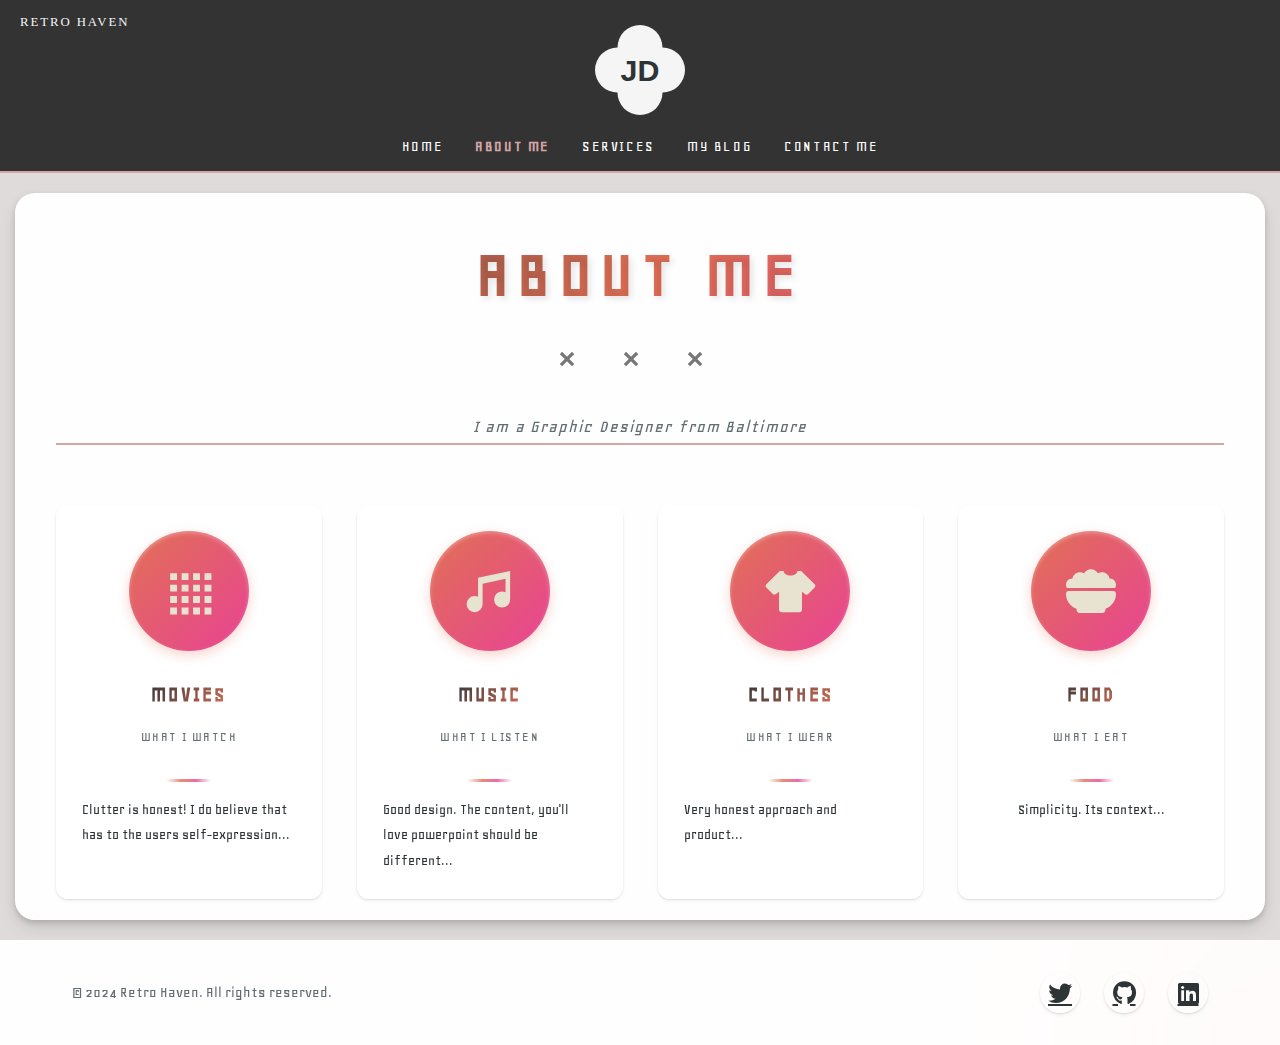
<file: about-me.html>
<!DOCTYPE html>
<html lang="en">
<head>
    <meta charset="UTF-8" />
    <meta name="viewport" content="width=device-width, initial-scale=1.0" />
    <title>About Me - Graphic Designer</title>
    <link href="https://fonts.googleapis.com/css2?family=Rubik&display=swap" rel="stylesheet">

    <link rel="preconnect" href="https://fonts.googleapis.com" />
    <link rel="preconnect" href="https://fonts.gstatic.com" crossorigin />
    
    <link rel="stylesheet" href="https://cdnjs.cloudflare.com/ajax/libs/font-awesome/5.15.4/css/all.min.css" integrity="sha512-1ycn6IcaQQ40/MKBW2W4Rhis/DbILU74C1vSrLJxCq57o941Ym01SwNsOMqvEBFlcgUa6xLiPY/NS5R+E6ztJQ==" crossorigin="anonymous" referrerpolicy="no-referrer" />
    <link href="https://fonts.googleapis.com/css2?family=Geo:ital@0;1&display=swap" rel="stylesheet" />
    <link href="https://fonts.googleapis.com/css2?family=Cutive+Mono&display=swap" rel="stylesheet">
    <link rel="stylesheet" href="style.css" />
    <link rel="stylesheet" href="about-me-style.css" /> </head>
<body>
    <header>
        <div class="retro-link">
            <a href="./index.html">Retro Haven</a>
        </div>
        <div class="nav-container">
            <div class="logo-container">
                <div class="quatrefoil">
                    <div class="quatrefoil-circle"></div>
                    <div class="quatrefoil-circle"></div>
                    <div class="quatrefoil-circle"></div>
                    <div class="quatrefoil-circle"></div>
                    <div class="logo-text">JD</div>
                </div>
            </div>

            <div class="nav-links">
                <a href="./index.html" class="nav-link home-link">Home</a>
                <a href="./about-me.html" class="nav-link about-link active">About Me</a>
                <a href="./services.html" class="nav-link">Services</a>
                <a href="./my-blog.html" class="nav-link">My Blog</a>
                <a href="./contact-me.html" class="nav-link">Contact Me</a>
            </div>
        </div>
    </header>

    <main class="page-content">
    <div class="container">
        <header class="header">
            
            <h1 class="title">About Me</h1>
            <div class="divider">× × ×</div>
            <p class="subtitle">I am a Graphic Designer from Baltimore</p>
        </header>

        <section class="interests-grid">
            <div class="interest-card">
                <div class="icon-container">
                     <svg class="icon" viewBox="0 0 24 24" aria-hidden="true"><path d="M4,4H7V7H4V4M9,4H12V7H9V4M14,4H17V7H14V4M19,4H22V7H19V4M4,9H7V12H4V9M9,9H12V12H9V9M14,9H17V12H14V9M19,9H22V12H19V9M4,14H7V17H4V14M9,14H12V17H9V14M14,14H17V17H14V14M19,14H22V17H19V14M4,19H7V22H4V19M9,19H12V22H9V19M14,19H17V22H14V19M19,19H22V22H19V19Z" /></svg>
                </div>
                <h2 class="interest-title">Movies</h2>
                <p class="interest-subtitle">What I Watch</p>
                <div class="divider-small"></div>
                <p class="interest-description">Clutter is honest! I do believe that has to the users self-expression...</p>
            </div>
            <div class="interest-card">
                <div class="icon-container">
                    <svg class="icon" viewBox="0 0 24 24" aria-hidden="true"><path d="M21,3V15.5A3.5,3.5 0 0,1 17.5,19A3.5,3.5 0 0,1 14,15.5A3.5,3.5 0 0,1 17.5,12C18.04,12 18.55,12.12 19,12.34V6.47L9,8.6V17.5A3.5,3.5 0 0,1 5.5,21A3.5,3.5 0 0,1 2,17.5A3.5,3.5 0 0,1 5.5,14C6.04,14 6.55,14.12 7,14.34V6L21,3Z" /></svg>
                </div>
                <h2 class="interest-title">Music</h2>
                <p class="interest-subtitle">What I Listen</p>
                <div class="divider-small"></div>
                <p class="interest-description">Good design. The content, you'll love powerpoint should be different...</p>
            </div>

            <div class="interest-card">
               <div class="icon-container">
                   <svg class="icon" viewBox="0 0 24 24" aria-hidden="true"><path d="M16,21H8A1,1 0 0,1 7,20V12.07L5.7,13.07C5.31,13.46 4.68,13.46 4.29,13.07L1.46,10.29C1.07,9.9 1.07,9.27 1.46,8.88L7.34,3H9C9,4.1 10.34,5 12,5C13.66,5 15,4.1 15,3H16.66L22.54,8.88C22.93,9.27 22.93,9.9 22.54,10.29L19.71,13.12C19.32,13.5 18.69,13.5 18.3,13.12L17,12.12V20A1,1 0 0,1 16,21" /></svg>
                </div>
                <h2 class="interest-title">Clothes</h2>
                <p class="interest-subtitle">What I Wear</p>
                <div class="divider-small"></div>
                <p class="interest-description">Very honest approach and product...</p>
            </div>

            <div class="interest-card">
                <div class="icon-container">
                    <svg xmlns="http://www.w3.org/2000/svg" viewBox="0 0 512 512" class="ai-style-change-1" width="50px" height="50px">
                        <path d="M0 192c0-35.3 28.7-64 64-64c.5 0 1.1 0 1.6 0C73 91.5 105.3 64 144 64c15 0 29 4.1 40.9 11.2C198.2 49.6 225.1 32 256 32s57.8 17.6 71.1 43.2C339 68.1 353 64 368 64c38.7 0 71 27.5 78.4 64c.5 0 1.1 0 1.6 0c35.3 0 64 28.7 64 64c0 11.7-3.1 22.6-8.6 32L8.6 224C3.1 214.6 0 203.7 0 192zm0 91.4C0 268.3 12.3 256 27.4 256l457.1 0c15.1 0 27.4 12.3 27.4 27.4c0 70.5-44.4 130.7-106.7 154.1L403.5 452c-2 16-15.6 28-31.8 28l-231.5 0c-16.1 0-29.8-12-31.8-28l-1.8-14.4C44.4 414.1 0 353.9 0 283.4z" class="ai-style-change-2" style="fill: rgb(232, 226, 209);"></path>
                      </svg>
                </div>
                <h2 class="interest-title">Food</h2>
                <p class="interest-subtitle">What I Eat</p>
                <div class="divider-small"></div>
                <p class="interest-description">Simplicity. Its context...</p>
            </section>
    </div>
</main>
<!-- Add this before closing body tag -->
<footer>
    <div class="footer-content">
        <p>&copy; 2024 Retro Haven. All rights reserved.</p>
        <div class="social-links">
            <a href="#"><i class="fab fa-twitter"></i></a>
            <a href="#"><i class="fab fa-github"></i></a>
            <a href="#"><i class="fab fa-linkedin"></i></a>
        </div>
    </div>
</footer>
<script src="script.js"></script>
</body>
</html>
</file>
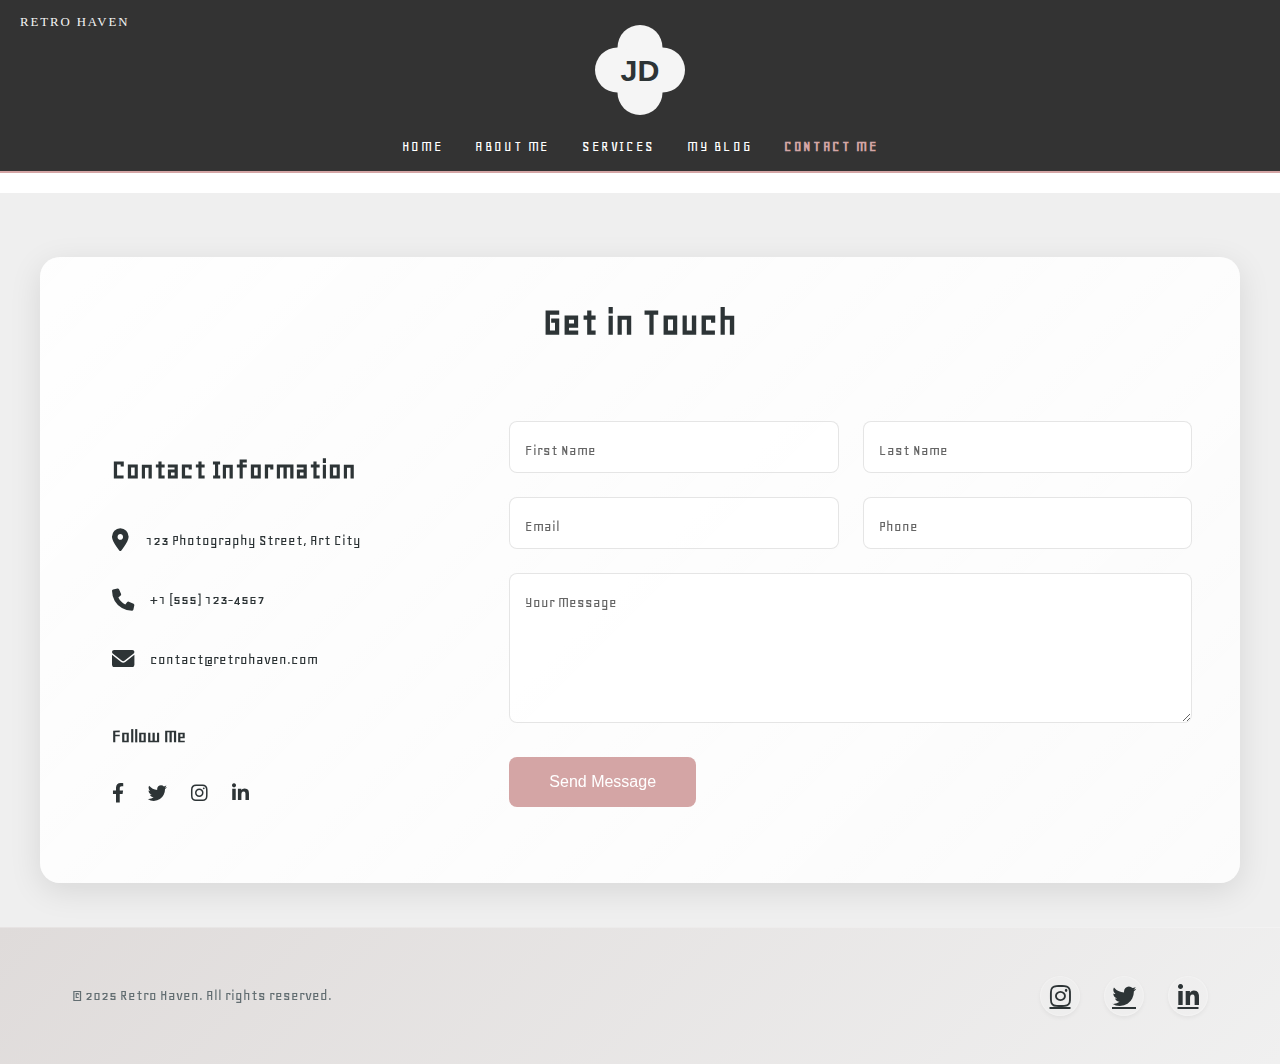
<file: contact-me.html>
<!DOCTYPE html>
<html lang="en">
<head>
    <meta charset="UTF-8" />
    <meta name="viewport" content="width=device-width, initial-scale=1.0" />
    <title>Contact Me</title>
    <link rel="stylesheet" href="style.css" />
    <link rel="stylesheet" href="contact-me-style.css" />
    <link rel="stylesheet" href="https://cdnjs.cloudflare.com/ajax/libs/font-awesome/6.0.0/css/all.min.css" />
</head>
<body>
    <header>
        <div class="retro-link">
            <a href="./index.html">Retro Haven</a>
        </div>
        <div class="nav-container">
            <div class="logo-container">
                <div class="quatrefoil">
                    <div class="quatrefoil-circle"></div>
                    <div class="quatrefoil-circle"></div>
                    <div class="quatrefoil-circle"></div>
                    <div class="quatrefoil-circle"></div>
                    <div class="logo-text">JD</div>
                </div>
            </div>

            <div class="nav-links">
                <a href="./index.html" class="nav-link home-link">Home</a>
                <a href="./about-me.html" class="nav-link about-link">About Me</a>
                <a href="./services.html" class="nav-link">Services</a>
                <a href="./my-blog.html" class="nav-link">My Blog</a>
                <a href="./contact-me.html" class="nav-link active">Contact Me</a>
            </div>
        </div>
    </header>

    <main class="page-content">
        <div class="contact-container">
            <h1 class="contact-title">Get in Touch</h1>
            
            <div class="contact-grid">
                <div class="contact-info">
                    <h2>Contact Information</h2>
                    <div class="info-items">
                        <div class="info-item">
                            <i class="fas fa-map-marker-alt"></i>
                            <p>123 Photography Street, Art City</p>
                        </div>
                        <div class="info-item">
                            <i class="fas fa-phone"></i>
                            <p>+1 (555) 123-4567</p>
                        </div>
                        <div class="info-item">
                            <i class="fas fa-envelope"></i>
                            <p>contact@retrohaven.com</p>
                        </div>
                    </div>
                    <div class="contact-social">
                        <h3>Follow Me</h3>
                        <div class="social-icons">
                            <a href="#"><i class="fab fa-facebook-f"></i></a>
                            <a href="#"><i class="fab fa-twitter"></i></a>
                            <a href="#"><i class="fab fa-instagram"></i></a>
                            <a href="#"><i class="fab fa-linkedin-in"></i></a>
                        </div>
                    </div>
                </div>
                <div class="contact-form-container">
                    <form class="contact-form">
                        <div class="form-row">
                            <div class="form-group">
                                <input type="text" id="firstName" required>
                                <label for="firstName">First Name</label>
                            </div>
                            <div class="form-group">
                                <input type="text" id="lastName" required>
                                <label for="lastName">Last Name</label>
                            </div>
                        </div>
                        
                        <div class="form-row">
                            <div class="form-group">
                                <input type="email" id="email" required>
                                <label for="email">Email</label>
                            </div>
                            <div class="form-group">
                                <input type="tel" id="phone" required>
                                <label for="phone">Phone</label>
                            </div>
                        </div>
                        
                        <div class="form-group full-width">
                            <textarea id="message" required></textarea>
                            <label for="message">Your Message</label>
                        </div>
                        
                        <button type="submit" class="submit-btn">Send Message</button>
                    </form>
                </div>
            </div>
        </div>
    </main>

    <footer>
        <div class="footer-content">
            <p>© 2025 Retro Haven. All rights reserved.</p>
            <div class="social-links">
                <a href="#"><i class="fab fa-instagram"></i></a>
                <a href="#"><i class="fab fa-twitter"></i></a>
                <a href="#"><i class="fab fa-linkedin-in"></i></a>
            </div>
        </div>
    </footer>
</body>
</html>
</file>
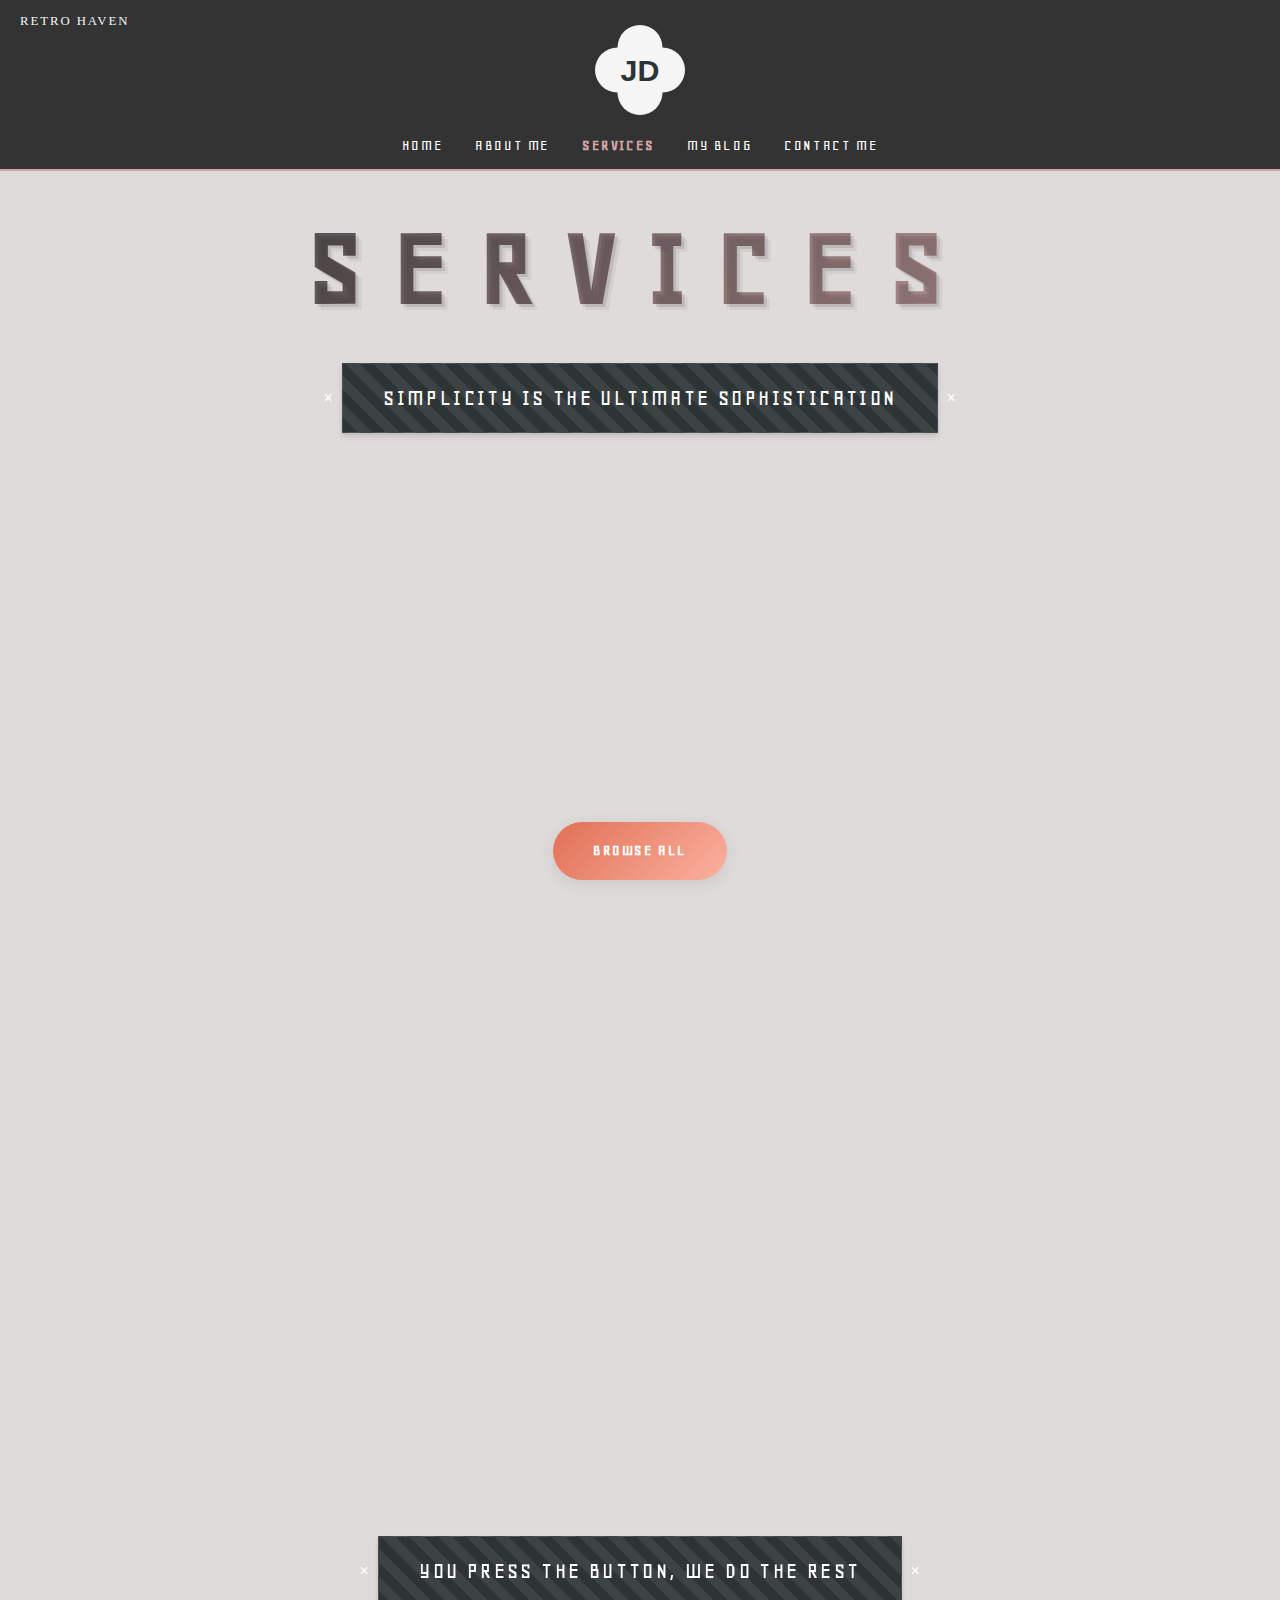
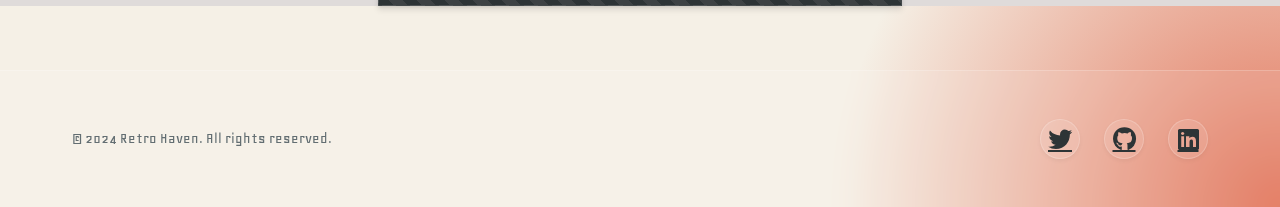
<file: services.html>
<!DOCTYPE html>
<html lang="en">
<head>
    <meta charset="UTF-8" />
    <meta name="viewport" content="width=device-width, initial-scale=1.0" />
    <title>Our Services</title>
    <link rel="preconnect" href="https://fonts.googleapis.com" />
    <link rel="preconnect" href="https://fonts.gstatic.com" crossorigin />
    <link href="https://fonts.googleapis.com/css2?family=Geo:ital@0;1&display=swap" rel="stylesheet" />
    <link rel="stylesheet" href="https://cdnjs.cloudflare.com/ajax/libs/font-awesome/5.15.4/css/all.min.css" integrity="sha512-1ycn6IcaQQ40/MKBW2W4Rhis/DbILU74C1vSrLJxCq57o941Ym01SwNsOMqvEBFlcgUa6xLiPY/NS5R+E6ztJQ==" crossorigin="anonymous" referrerpolicy="no-referrer" />
    <link href="https://fonts.googleapis.com/css2?family=Cutive+Mono&display=swap" rel="stylesheet">
    <link rel="stylesheet" href="style.css" />
    <link rel="stylesheet" href="services-style.css" />
</head>
<body>
<header>
    <div class="retro-link">
        <a href="./index.html">Retro Haven</a>
    </div>
    <div class="nav-container">
        <div class="logo-container">
            <div class="quatrefoil">
                <div class="quatrefoil-circle"></div>
                <div class="quatrefoil-circle"></div>
                <div class="quatrefoil-circle"></div>
                <div class="quatrefoil-circle"></div>
                <div class="logo-text">JD</div>
            </div>
        </div>

        <div class="nav-links">
            <a href="./index.html" class="nav-link home-link">Home</a>
            <a href="./about-me.html" class="nav-link about-link">About Me</a>
            <a href="./services.html" class="nav-link services-link active">Services</a>
            <a href="./my-blog.html" class="nav-link">My Blog</a>
            <a href="./contact-me.html" class="nav-link">Contact Me</a>
        </div>
    </div>
</header>

    <main class="page-content">
        <h1 class="retro-title">SERVICES</h1>

        <div class="portfolio-banner">
            <div class="banner-content">Simplicity is the ultimate sophistication</div>
        </div>

        <section class="services-grid">
            <article class="service-card">
                <i class="fas fa-code"></i>
                <h2>Web Development</h2>
                <p>Custom website development with retro aesthetics</p>
            </article>
            <article class="service-card">
                <i class="fas fa-paint-brush"></i>
                <h2>Web Design</h2>
                <p>Unique retro-inspired design solutions</p>
            </article>
            <article class="service-card">
                <i class="fas fa-mobile-alt"></i>
                <h2>Responsive Design</h2>
                <p>Mobile-friendly retro websites</p>
            </article>
        </section>

        <div class="browse-all-container">
            <a href="#" class="browse-all-link">BROWSE ALL</a>
        </div>
        <section class="services-grid">
            <article class="service-card">
                <i class="fas fa-camera-retro"></i>
                <h2>Camera Repair</h2>
                <p>Professional restoration of vintage Kodak cameras</p>
            </article>
            <article class="service-card">
                <i class="fas fa-film"></i>
                <h2>Film Processing</h2>
                <p>Classic film development and printing services</p>
            </article>
            <article class="service-card">
                <i class="fas fa-images"></i>
                <h2>Photo Restoration</h2>
                <p>Bring your old photographs back to life</p>
            </article>
            <article class="service-card">
                <i class="fas fa-camera"></i>
                <h2>Camera Sales</h2>
                <p>Vintage Kodak cameras and accessories</p>
            </article>
            <article class="service-card">
                <i class="fas fa-chalkboard-teacher"></i>
                <h2>Photography Classes</h2>
                <p>Learn classic photography techniques</p>
            </article>
            <article class="service-card">
                <i class="fas fa-tools"></i>
                <h2>Equipment Rental</h2>
                <p>Rent vintage Kodak equipment</p>
            </article>
        </section>
        
        <!-- Also update the banner content to: -->
        <div class="portfolio-banner">
            <div class="banner-content">You Press the Button, We Do the Rest</div>
        </div>
        
    </main>

    <footer>
        <div class="footer-content">
            <p>&copy; 2024 Retro Haven. All rights reserved.</p>
            <div class="social-links">
                <a href="#" aria-label="Twitter Profile">
                    <i class="fab fa-twitter"></i>
                </a>
                <a href="#" aria-label="GitHub Profile">
                    <i class="fab fa-github"></i>
                </a>
                <a href="#" aria-label="LinkedIn Profile">
                    <i class="fab fa-linkedin"></i>
                </a>
            </div>
        </div>
    </footer>

    <script src="script.js"></script>
</body>
</html>
</file>
<file: style.css>
:root {

	
	--dark-gray: #2d3436;
	--cream: #f5f5f5;
	--black: #1a1a1a;
	--white: #ffffff;
	--nav-link-hover: #dff6f7;
	--dusty-rose: #d4a5a5;
	--quatrefoil-bg: var(--cream);
	--nav-link-active-color: var(--dusty-rose);
	--quatrefoil-bg-hover: var(--dark-gray);
	--logo-text-color: var(--dark-gray);
	--shadow-sm: 0 2px 4px rgba(0, 0, 0, 0.05);
	--shadow-md: 0 4px 8px rgba(0, 0, 0, 0.1);
	--shadow-lg: 0 8px 16px rgba(0, 0, 0, 0.15);
}

*,
*::before,
*::after {
	margin: 0;
	padding: 0;
	box-sizing: border-box;
	-webkit-tap-highlight-color: transparent;
}

html {
	font-size: 16px;
	scroll-behavior: smooth;
}

body {
	font-family: "Geo", serif;
	background-color: var(--teal);
	line-height: 1.72;
	text-rendering: optimizeLegibility;
	-webkit-font-smoothing: antialiased;
	min-height: 100vh;
	display: flex;
	flex-direction: column;
}

main.page-content {
	opacity: 1;
	transition: opacity 0.3s ease, transform 0.3s ease;
	transform: translateY(20px);
}

main.page-content.fade-in {
	background: #dfdbda;
	opacity: 1;
	transform: translateY(0);
}

main.page-content.fade-out {
	opacity: 0;
	transform: translateY(-20px);
	pointer-events: none;
}

/*Nav*/
header {
	position: relative;
	border-bottom: 2px solid var(--dusty-rose);
	z-index: 100;
}

.retro-link {
	position: absolute;
	top: 8px;
	left: 20px;
	z-index: 10;
}

.retro-link a {
	color: var(--cream);
	text-decoration: none;
	font-size: 0.8rem;
	font-family: "Playfair Display", serif;
	text-transform: uppercase;
	letter-spacing: 0.15em;
	transition: color 0.3s ease;
}

.retro-link a:hover {
	color: var(--dusty-rose);
}

.nav-container {
	background: #333333;
	display: flex;
	flex-direction: column;
	align-items: center;
	height: auto;
	position: relative;
	width: 100%;
	margin: 0 auto;
	padding: 20px 15px 5px;
}

.nav-links {
	display: flex;
	justify-content: center;
	align-items: center;
	width: 100%;
	max-width: 720px;
	gap: 15px;
	margin-top: 10px;
	flex-wrap: wrap;
}

.nav-link {
	font-family: "Geo", sans-serif;
	color: var(--white);
	text-decoration: none;
	text-transform: uppercase;
	letter-spacing: 0.1em;
	font-size: 1rem;
	font-weight: 400;
	padding: 5px 10px;
	transition: color 0.3s ease, background-color 0.3s ease, transform 0.3s ease;
	border-radius: 3px;
}

.nav-link:hover {
	color: var(--nav-link-hover);
	background-color: rgba(255, 255, 255, 0.1);
	transform: translateY(-2px);
}

.nav-link.active {
	font-family: "Geo", sans-serif;
	color: #d4a5a5;
	font-weight: bold;
	position: relative;
}

.nav-link.active:hover::after {
	transform: scaleX(1);
	transform-origin: left;
}


.nav-link.blog-link.active {
	font-family: "Geo", sans-serif;
	color: #d4a5a5;
	font-weight: bold;
	position: relative;
}


.nav-link.blog-link.active::after {
	display: none;
}


.nav-link.blog-link.active:hover::after {
	display: none;
}

.logo-container {
	width: 90px;
	height: 90px;
	margin-bottom: 5px;
	position: relative;
	z-index: 2;
}

.quatrefoil {
	position: relative;
	width: 100%;
	height: 100%;
}

.quatrefoil:hover .logo-text {
	filter: invert(1);
}

.quatrefoil-circle {
	position: absolute;
	width: 45px;
	height: 45px;
	border-radius: 50%;
	background-color: var(--quatrefoil-bg);
	transition: background-color 0.3s ease;
	transform-origin: center;
}

.quatrefoil:hover .quatrefoil-circle {
	background-color: var(--quatrefoil-bg-hover);
}

.quatrefoil-circle:nth-child(1) {
	top: 0;
	left: 50%;
	transform: translateX(-50%);
}

.quatrefoil-circle:nth-child(2) {
	top: 50%;
	left: 0;
	transform: translateY(-50%);
}

.quatrefoil-circle:nth-child(3) {
	top: 50%;
	right: 0;
	transform: translateY(-50%);
}

.quatrefoil-circle:nth-child(4) {
	bottom: 0;
	left: 50%;
	transform: translateX(-50%);
}

.logo-text {
	position: absolute;
	top: 50%;
	left: 50%;
	transform: translate(-50%, -50%);
	color: var(--logo-text-color);
	font-size: 1.9em;
	font-weight: bold;
	font-family: "RetroFont", sans-serif;
	transition: color 0.3s ease, filter 0.3s ease;
	user-select: none;
	z-index: 3;
}


.retro-title {
	font-size: 120px;
	letter-spacing: 0.25em;
	text-align: center;
	background: linear-gradient(135deg, var(--dark-gray), var(--dusty-rose));
	-webkit-background-clip: text;
	background-clip: text;
	-webkit-text-fill-color: transparent;
	text-shadow: 3px 3px 0px rgba(0, 0, 0, 0.1), 6px 6px 0px rgba(0, 0, 0, 0.05);
}

.portfolio-banner {
	display: flex;
	justify-content: center;
	align-items: center;
}

.banner-content {
	position: relative;
	font-size: 1.5em;
	padding: 15px 40px;
	color: var(--white);
	background: repeating-linear-gradient(45deg,
			var(--dark-gray),
			var(--dark-gray) 10px,
			#3d4244 10px,
			#3d4244 20px);
	box-shadow: 0 4px 6px rgba(0, 0, 0, 0.1), 0 1px 3px rgba(0, 0, 0, 0.08);
	border: 1px solid rgba(255, 255, 255, 0.1);
	text-transform: uppercase;
	letter-spacing: 0.1em;
	font-family: "Geo", sans-serif;
}

.banner-content::before,
.banner-content::after {
	content: "×";
	position: absolute;
	top: 50%;
	transform: translateY(-50%);
	font-size: 1.5rem;
	color: #fff;
	font-family: "Cutive Mono", monospace;
	width: 50px;
	text-align: center;
}

.banner-content::before {
	left: -40px;
}

.banner-content::after {
	right: -40px;
}

.camera-container {
	display: flex;
	flex-direction: column;
	align-items: center;
	max-width: 600px;
	margin: 74px auto 20px;
	background: linear-gradient(135deg,
			rgba(255, 255, 255, 0.95),
			rgba(255, 255, 255, 0.85));
	backdrop-filter: blur(10px);
	border: 1px solid rgba(255, 255, 255, 0.2);
	box-shadow: 0 10px 30px rgba(0, 0, 0, 0.1), 0 1px 8px rgba(0, 0, 0, 0.02);
	transform: translateY(0);
	transition: transform 0.3s ease, box-shadow 0.3s ease;
	padding: 20px;
	border-radius: 10px;
	position: relative;
}

.camera-container:hover {
	transform: translateY(-5px);
	box-shadow: 0 15px 35px rgba(0, 0, 0, 0.12), 0 3px 10px rgba(0, 0, 0, 0.08);
}

.image-wrapper {
	position: relative;
	overflow: hidden;
	width: 100%;
	border-radius: 8px;
	margin-bottom: 20px;
}

.camera-image {
	display: block;
	width: 100%;
	height: auto;
	transition: transform 0.5s ease;
	border-radius: 8px;
}

.image-wrapper:hover .camera-image {
	transform: scale(1.1);
}

.image-caption {
	font-size: 2.3em;
	font-family: "Geo", monospace;
	color: var(--dark-gray);
	padding: 25px 0;
	text-align: center;
	font-weight: bold;
	text-transform: uppercase;
	letter-spacing: 0.1em;
	position: relative;
}

.image-caption::after {
	content: "";
	position: absolute;
	bottom: 0;
	left: 50%;
	transform: translateX(-50%);
	width: 50px;
	height: 2px;
	background: linear-gradient(90deg,
			transparent,
			var(--dusty-rose),
			transparent);
}

.arrow-container {
	position: absolute;
	top: 50%;
	left: 0;
	right: 0;
	display: flex;
	justify-content: space-between;
	transform: translateY(-50%);
}

.arrow {
	font-size: 2rem;
	color: rgba(0, 0, 0, 0.5);
	padding: 0 15px;
	cursor: pointer;
	transition: color 0.3s ease;
}

.left-arrow {
	margin-left: -30px;
}

.right-arrow {
	margin-right: -30px;
}

.arrow:hover {
	color: rgba(0, 0, 0, 0.8);
}

.welcome-text {
	text-align: center;
	font-size: 1.8em;
	font-family: "Geo", monospace;
	line-height: 1.8;
	color: var(--dark-gray);
	max-width: 650px;
	margin: 70px auto 40px;
	text-shadow: 1px 1px 0 rgba(255, 255, 255, 0.5);
	background: linear-gradient(135deg,
			rgba(255, 255, 255, 0.7),
			rgba(255, 255, 255, 0.3));
	padding: 20px;
	border-radius: 10px;
	backdrop-filter: blur(5px);
	margin-top: 40px;
}

@media (max-width: 1280px) {
	.nav-container {
		padding-top: 25px;
	}

	.nav-links {
		gap: 12px;
		margin-top: 8px;
	}
}

@media (max-width: 1024px) {
	.nav-container {
		padding-top: 30px;
	}

	.logo-container {
		width: 75px;
		height: 75px;
		margin-bottom: 4px;
	}

	.quatrefoil-circle {
		width: 37.5px;
		height: 37.5px;
	}

	.logo-text {
		font-size: 1.7em;
	}

	.banner-content {
		font-size: 1.3em;
		padding: 12px 25px;
	}

	.banner-content::before,
	.banner-content::after {
		font-size: 1.3rem;
		width: 42px;
	}

	.banner-content::before {
		left: -33px;
	}

	.banner-content::after {
		right: -33px;
	}

	.retro-link {
		top: 6px;
		left: 15px;
	}

	.retro-link a {
		font-size: 0.7rem;
	}
}

@media (max-width: 768px) {
	.nav-container {
		padding-top: 25px;
	}

	.retro-title {
		font-size: 60px;
		letter-spacing: 0.15em;
		margin-top: 15px;
	}

	.nav-links {
		flex-direction: column;
		align-items: center;
		gap: 10px;
	}

	.nav-link {
		font-size: 0.9rem;
		padding: 4px 8px;
		letter-spacing: 0.09em;
	}

	.logo-container {
		width: 60px;
		height: 60px;
		margin-bottom: 3px;
	}

	.quatrefoil-circle {
		width: 30px;
		height: 30px;
	}

	.logo-text {
		font-size: 1.5em;
	}

	.banner-content {
		font-size: 1.3em;
		padding: 10px 23px;
	}

	.banner-content::before,
	.banner-content::after {
		font-size: 1.3rem;
		width: 42px;
	}

	.banner-content::before {
		left: -33px;
	}

	.banner-content::after {
		right: -33px;
	}

	.retro-link {
		top: 6px;
		left: 15px;
	}

	.retro-link a {
		font-size: 0.7rem;
	}

	.camera-container {
		max-width: 95%;
		margin-top: 40px;
	}
}

@media (max-width: 576px) {
	.nav-container {
		padding-top: 25px;
	}

	.retro-title {
		font-size: 60px;
		letter-spacing: 0.15em;
		margin-top: 15px;
	}

	.logo-container {
		width: 55px;
		height: 55px;
		margin-bottom: 2px;
	}

	.quatrefoil-circle {
		width: 27.5px;
		height: 27.5px;
	}

	.quatrefoil-circle:nth-child(1) {
		left: calc(50% - 13.75px);
	}

	.quatrefoil-circle:nth-child(2) {
		top: calc(50% - 13.75px);
	}

	.quatrefoil-circle:nth-child(3) {
		top: calc(50% - 13.75px);
	}

	.quatrefoil-circle:nth-child(4) {
		left: calc(50% - 13.75px);
	}

	.logo-text {
		font-size: 1.6em;
	}

	.banner-content {
		font-size: 1.2em;
		padding: 10px 23px;
	}

	.banner-content::before,
	.banner-content::after {
		font-size: 1.2rem;
		width: 35px;
	}

	.banner-content::before {
		left: -27px;
	}

	.banner-content::after {
		right: -27px;
	}

	.camera-container {
		max-width: 97%;
		padding: 15px;
		margin-bottom: 50px;
	}

	.arrow {
		font-size: 1.5rem;
	}

	.image-caption {
		font-size: 1.1em;
		padding: 20px 0;
	}

	.welcome-text {
		font-size: 1.3em;
		max-width: 97%;
	}

	.nav-links {
		gap: 8px;
		margin-top: 5px;
	}

	.nav-link {
		font-size: 0.8rem;
		padding: 3px 6px;
		letter-spacing: 0.08em;
	}

	.retro-link {
		top: 4px;
		left: 10px;
	}

	.retro-link a {
		font-size: 0.6rem;
	}
}


@media print {
	body {
		background-color: white;
		color: black;
	}

	main.page-content {
		opacity: 1 !important;
		transform: none !important;
	}

	header,
	.arrow-container {
		display: none;
	}
}

@keyframes titleFloat {

	0%,
	100% {
		transform: translateY(0);
	}

	50% {
		transform: translateY(-10px);
	}
}


footer {
	position: relative;
	padding: 3rem 0;
	background: rgb(#dfdbda 225);
	background: linear-gradient(135deg, #dfdbda, #f0f0f0);
	backdrop-filter: blur(10px);
	border-top: 1px solid var(--glass-border, rgba(255, 255, 255, 0.2));
}

.footer-content {
	max-width: 1200px;
	margin: 0 auto;
	padding: 0 2rem;
	display: flex;
	justify-content: space-between;
	align-items: center;
	flex-wrap: wrap;
	gap: 2rem;
}

.footer-content p {
	color: var(--text-secondary, #636e72);
	font-family: 'Geo', sans-serif;
	position: relative;
}

.social-links {
	display: flex;
	gap: 1.5rem;
	align-items: center;
}

.social-links a {
	color: var(--text-primary, #2d3436);
	font-size: 1.5rem;
	transition: all 0.3s cubic-bezier(0.4, 0, 0.2, 1);
	position: relative;
	display: flex;
	align-items: center;
	justify-content: center;
	width: 40px;
	height: 40px;
	border-radius: 50%;
	background: var(--glass-bg, rgba(255, 255, 255, 0.1));
	border: 1px solid var(--glass-border, rgba(255, 255, 255, 0.2));
	box-shadow: var(--shadow-sm, 0 2px 4px rgba(0, 0, 0, 0.05));
}

.social-links a:hover {
	transform: translateY(-3px);
	color: var(--accent-color, #e17055);
	box-shadow: var(--shadow-md, 0 4px 6px rgba(0, 0, 0, 0.1));
	background: var(--gradient-primary, linear-gradient(135deg, #e17055, #fab1a0));
	border-color: transparent;
}

.social-links a:hover i {
	animation: socialIconPop 0.4s cubic-bezier(0.34, 1.56, 0.64, 1);
}

@keyframes socialIconPop {

	0%,
	100% {
		transform: scale(1);
	}

	50% {
		transform: scale(1.2);
	}
}

@media (max-width: 768px) {
	.footer-content {
		flex-direction: column;
		text-align: center;
		padding: 1.5rem;
	}

	.social-links {
		justify-content: center;
	}
}

@media (prefers-reduced-motion: reduce) {
	.social-links a {
		transition: none;
	}

	.social-links a:hover {
		transform: none;
	}

	.social-links a:hover i {
		animation: none;
	}
}
</file>
<file: about-me-style.css>
@import url('https://fonts.googleapis.com/css2?family=Geo:ital@0;1&display=swap');

@import url('https://fonts.googleapis.com/css2?family=Geo:ital@0;1&family=Roboto+Slab:wght@400;700&display=swap');

:root {
    --body-bg: #e8e2d1;
    --text-primary: #2d3436;
    --text-secondary: #636e72;
    --accent-color: #e17055;
    --accent-light: #fab1a0;
    --accent-dark: #e84393;
    --card-bg: rgba(255, 255, 255, 0.97);
    --glass-border: rgba(255, 255, 255, 0.2);
    --glass-bg: rgba(255, 255, 255, 0.1);
    --shadow-sm: 
        0 2px 4px rgba(0, 0, 0, 0.05),
        0 1px 2px rgba(0, 0, 0, 0.1);
    --shadow-md: 
        0 4px 8px rgba(0, 0, 0, 0.08),
        0 2px 4px rgba(0, 0, 0, 0.12);
    --shadow-lg: 
        0 8px 16px rgba(0, 0, 0, 0.1),
        0 3px 6px rgba(0, 0, 0, 0.15);
    --title-font: 'Arial Black', Gadget, sans-serif;
    --body-font: 'Courier New', monospace, sans-serif;
    --divider-color: #777;
    --icon-bg: #e15c44;
    --icon-color: #e8e2d1;
    --back-button-color: var(--text-secondary);
    --back-button-hover: var(--text-primary);
}

*, *::before, *::after {
    margin: 0;
    padding: 0;
    box-sizing: border-box;
    -webkit-tap-highlight-color: transparent;
}

html {
    font-size: 16px;
    scroll-behavior: smooth;
}

body {
    font-family: 'Geo', sans-serif;
    background: 
        radial-gradient(circle at top left, var(--accent-light) 0%, transparent 20%),
        radial-gradient(circle at bottom right, var(--accent-color) 0%, transparent 20%),
        var(--body-bg);
    color: var(--text-primary);
    line-height: 1.72;
    text-rendering: optimizeLegibility;
    -webkit-font-smoothing: antialiased;
    min-height: 100vh;
    display: flex;
    flex-direction: column;
}

.container {
    max-width: 1250px;
    margin: 20px auto;
    padding: 20px 40px;
    background: var(--card-bg);
    border-radius: 20px;
    box-shadow: var(--shadow-lg);
    backdrop-filter: blur(10px);
    border: 1px solid var(--glass-border);
    position: relative;
    overflow: hidden;
    transition: box-shadow 0.3s ease;
}

.header {
    text-align: center;
    margin-bottom: 60px;
    position: relative;
}

.back-button {
    position: absolute;
    top: -15px;
    left: -15px;
    display: inline-flex;
    align-items: center;
    justify-content: center;
    padding: 9px 18px;
    text-decoration: none;
    color: var(--text-primary);
    font-size: 1.05em;
    background: var(--card-bg);
    border: 2px solid transparent;
    background-image: linear-gradient(var(--card-bg), var(--card-bg)), 
                     linear-gradient(135deg, var(--accent-color), var(--accent-dark));
    background-origin: border-box;
    background-clip: padding-box, border-box;
    box-shadow: var(--shadow-sm);
    transition: all 0.3s ease;
}

.back-button:hover {
    transform: translateY(-2px);
    color: var(--accent-color);
    box-shadow: var(--shadow-md);
}

.title {
    font-size: 4.4rem;
    letter-spacing: 0.12em;
    margin-bottom: 2px;
    font-weight: bold;
    font-family: 'Geo', sans-serif;
    text-transform: uppercase;
    color: var(--text-primary);
    text-shadow: 3px 3px 6px rgba(0, 0, 0, 0.1);
    background: linear-gradient(135deg, 
        var(--text-primary), 
        var(--accent-color),
        var(--accent-dark)
    );
    -webkit-background-clip: text;
    background-clip: text;
    -webkit-text-fill-color: transparent;
}

.divider {
    display: flex;
    align-items: center;
    justify-content: center;
    margin: 20px auto;
    margin-top: -14px;
    color: var(--divider-color);
    font-size: 2.5rem;
    letter-spacing: 0.45em;
    font-family: 'Geo', sans-serif;
}

.subtitle {
    font-size: 1.15rem;
    letter-spacing: 0.06em;
    color: var(--text-secondary);
    font-weight: normal;
    font-style: italic;
}

.interests-grid {
    display: grid;
    grid-template-columns: repeat(4, 1fr);
    gap: 35px;
    margin-top: 35px;
    contain: layout;
}

.interest-card {
    text-align: center;
    padding: 25px;
    display: flex;
    flex-direction: column;
    align-items: center;
    border-radius: 12px;
    background: var(--card-bg);
    border: 1px solid var(--glass-border);
    backdrop-filter: blur(8px);
    box-shadow: var(--shadow-sm);
    transition: transform 0.3s cubic-bezier(0.34, 1.56, 0.64, 1),
                box-shadow 0.3s ease;
}

.interest-card:hover {
    transform: translateY(-5px) scale(1.02);
    box-shadow: var(--shadow-md);
}

.icon-container {
    width: 120px;
    height: 120px;
    margin: 0 auto 25px;
    background: linear-gradient(135deg,
        var(--accent-color),
        var(--accent-dark)
    );
    border-radius: 50%;
    display: flex;
    align-items: center;
    justify-content: center;
    box-shadow: 
        0 4px 12px rgba(225, 112, 85, 0.3),
        inset 0 2px 4px rgba(255, 255, 255, 0.3);
}

.icon {
    width: 55px;
    height: 55px;
    fill: var(--icon-color);
}

.interest-title {
    font-size: 1.4rem;
    margin-bottom: 10px;
    text-transform: uppercase;
    letter-spacing: 0.1em;
    font-weight: bold;
    color: var(--text-primary);
    background: linear-gradient(135deg, var(--text-primary), var(--accent-color));
    -webkit-background-clip: text;
    background-clip: text;
    -webkit-text-fill-color: transparent;
}

.interest-subtitle {
    font-size: 0.9rem;
    color: var(--text-secondary);
    margin-bottom: 15px;
    text-transform: uppercase;
    letter-spacing: 0.1em;
    font-weight: normal;
}

.divider-small {
    width: 45px;
    height: 3px;
    background: linear-gradient(90deg,
        transparent,
        var(--accent-color),
        var(--accent-dark),
        transparent
    );
    margin: 15px auto;
    border-radius: 2px;
    opacity: 0.8;
}

.interest-description {
    font-size: 0.95rem;
    line-height: 1.65;
    text-align: left;
    max-width: 340px;
    color: var(--text-primary);
}

@media (max-width: 1024px) {
    .interests-grid {
        grid-template-columns: repeat(2, 1fr);
        gap: 30px;
    }
    .container {
        padding: 40px 30px;
        margin: 40px auto;
    }
    .header {
        margin-bottom: 55px;
    }
    .title {
        font-size: 3.2rem;
    }
}

@media (max-width: 768px) {
    .interests-grid {
        grid-template-columns: 1fr;
        gap: 25px;
    }
    .container {
        padding: 30px 20px;
        margin: 35px auto;
    }
    .header {
        margin-bottom: 45px;
    }
    .title {
        font-size: 2.4rem;
        letter-spacing: 0.08em;
    }
    .subtitle {
        font-size: 1.05rem;
    }
    .divider {
        margin: 15px auto 20px;
        letter-spacing: 0.35em;
    }
    .back-button {
        top: 0px;
        left: 0px;
    }
}

@media (max-width: 576px) {
    .container {
        padding: 25px 15px;
        margin: 25px auto;
    }
    .header {
        margin-bottom: 35px;
    }
    .title {
        font-size: 2rem;
        letter-spacing: 0.05em;
    }
    .subtitle {
        font-size: 0.95rem;
    }
    .divider {
        margin: 12px auto 18px;
        letter-spacing: 0.25em;
    }
    .interest-card {
        padding: 15px;
    }
    .icon-container {
        width: 100px;
        height: 100px;
        margin-bottom: 20px;
    }
    .icon {
        width: 45px;
        height: 45px;
    }
    .interest-title {
        font-size: 1.3rem;
    }
    .interest-description {
        font-size: 0.85rem;
        max-width: 100%;
    }
    .back-button {
        top: -2px;
        left: -2px;
        font-size: 0.95em;
        padding: 7px 12px;
    }
}

@media print {
    body {
        background-color: white;
        color: black;
        font-size: 0.9em;
    }
    .container {
        box-shadow: none;
        border-radius: 0;
        padding: 20px 0;
        margin: 0;
    }
    .header {
        margin-bottom: 30px;
    }
    .divider {
        margin: 10px 0 15px;
    }
    .interests-grid {
        margin-top: 20px;
    }
    .interest-card:hover {
        transform: none;
        box-shadow: none;
    }
    .icon-container {
        box-shadow: none;
        background-color: transparent;
    }
    .icon {
        fill: black;
    }
    .back-button {
        display: none;
    }
}

@media (prefers-reduced-motion: no-preference) {
    .interest-card {
        transition: transform 0.3s cubic-bezier(0.34, 1.56, 0.64, 1),
                    box-shadow 0.3s ease;
    }
    
    .interest-card:hover {
        transform: translateY(-5px) scale(1.02);
    }
}


footer {
    margin-top: auto;
    padding: 2rem 0;
    background: var(--card-bg);
    border-top: 1px solid var(--glass-border);
}

.footer-content {
    max-width: 1200px;
    margin: 0 auto;
    padding: 0 2rem;
    display: flex;
    justify-content: space-between;
    align-items: center;
}

.social-links {
    display: flex;
    gap: 1.5rem;
}

.social-links a {
    color: var(--text-primary);
    font-size: 1.5rem;
    transition: color 0.3s ease;
}

.social-links a:hover {
    color: var(--accent-color);
}

@media (max-width: 768px) {
    .footer-content {
        flex-direction: column;
        gap: 1rem;
        text-align: center;
    }
}
</file>
<file: contact-me-style.css>
@import url('https://fonts.googleapis.com/css2?family=Geo:ital@0;1&display=swap');

:root {
    --form-bg: rgba(255, 255, 255, 0.9);
    --input-border: rgba(0, 0, 0, 0.1);
    --input-focus: var(--dusty-rose);
    --btn-hover: var(--dark-gray);
}

.page-content {
    background: #efefef;
    min-height: calc(100vh - 180px);
    padding: 2rem 0;
}

.contact-container {
    max-width: 1200px;
    margin: 2rem auto;
    padding: 2rem;
    background: linear-gradient(135deg, rgba(255, 255, 255, 0.9), rgba(255, 255, 255, 0.8));
    backdrop-filter: blur(10px);
    border-radius: 20px;
    box-shadow: 0 8px 32px rgba(0, 0, 0, 0.1);
}

.contact-title {
    text-align: center;
    font-size: 2.5rem;
    color: var(--dark-gray);
    margin-bottom: 3rem;
    font-family: "Geo", sans-serif;
}

.contact-grid {
    display: grid;
    grid-template-columns: 1fr 2fr;
    gap: 4rem;
}

.contact-info {
    background: var(--teal);
    padding: 2.5rem;
    border-radius: 15px;
    color: var(--dark-gray);
}

.contact-info h2 {
    font-family: "Geo", sans-serif;
    font-size: 1.8rem;
    margin-bottom: 2rem;
    color: var(--dark-gray);
}

.info-items {
    display: flex;
    flex-direction: column;
    gap: 2rem;
    margin-bottom: 3rem;
}

.info-item {
    display: flex;
    align-items: center;
    gap: 1rem;
}

.info-item i {
    font-size: 1.4rem;
    color: var(--dark-gray);
}

.contact-social h3 {
    font-family: "Geo", sans-serif;
    margin-bottom: 1.5rem;
    color: var(--dark-gray);
}

.social-icons {
    display: flex;
    gap: 1.5rem;
}

.social-icons a {
    color: var(--dark-gray);
    font-size: 1.2rem;
    transition: all 0.3s ease;
}

.social-icons a:hover {
    color: var(--dusty-rose);
    transform: translateY(-3px);
}

.contact-form-container {
    padding: 1rem;
}

.contact-form {
    display: flex;
    flex-direction: column;
    gap: 1.5rem;
}

.form-row {
    display: grid;
    grid-template-columns: 1fr 1fr;
    gap: 1.5rem;
}

.form-group {
    position: relative;
}

.form-group input,
.form-group textarea {
    width: 100%;
    padding: 1rem;
    border: 1px solid var(--input-border);
    border-radius: 8px;
    background: var(--form-bg);
    font-size: 1rem;
    transition: all 0.3s ease;
}

.form-group textarea {
    min-height: 150px;
    resize: vertical;
}

.form-group label {
    position: absolute;
    left: 1rem;
    top: 1rem;
    color: #666;
    transition: all 0.3s ease;
    pointer-events: none;
    background: transparent;
}

.form-group input:focus,
.form-group textarea:focus {
    border-color: var(--dusty-rose);
    box-shadow: 0 0 0 2px rgba(212, 165, 165, 0.2);
}

.form-group input:focus ~ label,
.form-group textarea:focus ~ label,
.form-group input:valid ~ label,
.form-group textarea:valid ~ label {
    transform: translateY(-1.5rem) scale(0.9);
    color: var(--dusty-rose);
}

.full-width {
    grid-column: 1 / -1;
}

.submit-btn {
    align-self: flex-start;
    padding: 1rem 2.5rem;
    background: var(--dusty-rose);
    color: white;
    border: none;
    border-radius: 8px;
    font-size: 1rem;
    cursor: pointer;
    transition: all 0.3s ease;
}

.submit-btn:hover {
    background: var(--dark-gray);
    transform: translateY(-2px);
}

@media (max-width: 768px) {
    .contact-grid {
        grid-template-columns: 1fr;
        gap: 2rem;
    }
    
    .contact-container {
        margin: 1rem;
        padding: 1.5rem;
    }
    
    .form-row {
        grid-template-columns: 1fr;
    }
}
</file>
<file: services-style.css>
:root {

  --body-bg: #f5f0e6;
  --text-primary: #2d3436;
  --text-secondary: #636e72;
  --accent-color: #e17055;
  --accent-gradient: linear-gradient(135deg, #e17055, #fab1a0);
  --card-bg: rgba(255, 255, 255, 0.95);
  --shadow-color: rgba(45, 52, 54, 0.1);
  --hover-shadow: rgba(45, 52, 54, 0.15);
  --primary-100: hsl(16, 100%, 95%);
  --primary-200: hsl(16, 90%, 90%);
  --primary-300: hsl(16, 80%, 80%);
  --primary-400: hsl(16, 70%, 70%);
  --primary-500: hsl(16, 75%, 60%);
  --accent-100: hsl(200, 100%, 95%);
  --accent-200: hsl(200, 90%, 90%);
  --accent-300: hsl(200, 80%, 80%);
  --accent-400: hsl(200, 70%, 70%);
  --accent-500: hsl(200, 75%, 60%);
  --gradient-primary: linear-gradient(135deg,
      var(--primary-300),
      var(--primary-500));
  --gradient-accent: linear-gradient(135deg,
      var(--accent-300),
      var(--accent-500));
  --glass-bg: rgba(255, 255, 255, 0.1);
  --glass-border: rgba(255, 255, 255, 0.2);
  --glass-shadow: 0 8px 32px rgba(0, 0, 0, 0.1);
  --shadow-sm: 0 2px 4px rgba(0, 0, 0, 0.05);
  --shadow-md:
    0 4px 6px rgba(0, 0, 0, 0.05),
    0 10px 15px rgba(0, 0, 0, 0.1);
  --shadow-lg:
    0 10px 20px rgba(0, 0, 0, 0.1),
    0 20px 40px rgba(0, 0, 0, 0.15);
}

* {
  margin: 0;
  padding: 0;
  box-sizing: border-box;
}


html {
  scroll-behavior: smooth;
  -webkit-font-smoothing: antialiased;
  -moz-osx-font-smoothing: grayscale;
}


body {
  font-family: 'Geo', sans-serif;
  line-height: 1.6;
  color: #333;
  background:
    radial-gradient(circle at top left, var(--accent-color) 0%, transparent 20%),
    radial-gradient(circle at bottom right, var(--accent-color) 0%, transparent 20%),
    var(--body-bg);
  min-height: 100vh;
}

.container {
  max-width: 1200px;
  margin: 0 auto;
  padding: 20px;
}

.services-header {
  text-align: center;
  padding: 40px 0;
}

.services-header h1 {
  font-size: 2.5em;
  margin-bottom: 20px;
  color: #2c3e50;
}


.services-grid {
  display: grid;
  grid-template-columns: repeat(auto-fit, minmax(300px, 1fr));
  gap: 2rem;
  padding: 3rem;
  max-width: 1400px;
  margin: 0 auto;
  opacity: 0;
  transform: translateY(20px);
  animation: fadeInUp 0.6s ease forwards;


  will-change: transform, opacity;
  contain: content;


  scroll-snap-type: y mandatory;
  scroll-padding: 1rem;
}


.service-card {
  background: var(--glass-bg);
  border-radius: 1rem;
  padding: 2rem;
  text-align: center;
  box-shadow:
    0 10px 20px var(--shadow-color),
    0 6px 6px var(--shadow-color),
    inset 0 -2px 5px var(--shadow-color);
  backdrop-filter: blur(10px);
  transition: all 0.4s cubic-bezier(0.4, 0, 0.2, 1);
  position: relative;
  overflow: hidden;
  display: flex;
  flex-direction: column;
  align-items: center;
  justify-content: center;
  min-height: 200px;


  border: 1px solid var(--glass-border);
  isolation: isolate;
  transform-style: preserve-3d;
  perspective: 1000px;
  transition:
    transform 0.6s cubic-bezier(0.16, 1, 0.3, 1),
    box-shadow 0.6s cubic-bezier(0.16, 1, 0.3, 1);

  box-shadow:
    8px 8px 16px rgba(0, 0, 0, 0.1),
    -8px -8px 16px rgba(255, 255, 255, 0.7);
}

.service-card::before {
  content: '';
  position: absolute;
  top: 0;
  left: 0;
  width: 100%;
  height: 100%;
  background: var(--accent-gradient);
  opacity: 0;
  transition: opacity 0.4s ease;
  z-index: 0;
}

.service-card::before,
.service-card::after {
  content: '';
  position: absolute;
  width: 10px;
  height: 10px;
  background: var(--primary-300);
  border-radius: 50%;
  opacity: 0;
  animation: particle 2s infinite cubic-bezier(0.45, 0, 0.55, 1);
}

.service-card::after {
  animation-delay: -1s;
}

.service-card:hover {
  transform:
    translateY(-8px) rotateX(5deg) rotateY(5deg);
  box-shadow: var(--shadow-lg);
}

.service-card:hover::before {
  opacity: 0.1;
}


.service-card i {
  font-size: 3em;
  background: var(--accent-gradient);
  -webkit-background-clip: text;
  background-clip: text;
  -webkit-text-fill-color: transparent;
  margin-bottom: 1.5rem;
  position: relative;
  z-index: 2;
  transition:
    transform 0.4s cubic-bezier(0.34, 1.56, 0.64, 1),
    filter 0.4s ease;
  will-change: transform, filter;
}

.service-card:hover i {
  transform:
    scale(1.2) rotate(5deg);
  filter:
    drop-shadow(0 0 10px var(--primary-300)) brightness(1.1);
}


.service-card h2 {
  font-size: 1.75em;
  font-weight: 700;
  color: var(--text-primary);
  margin-bottom: 1rem;
  letter-spacing: -0.5px;
  position: relative;
  z-index: 1;
  transition: letter-spacing 0.3s ease;
  font-family: 'Geo', sans-serif;
  width: 100%;
}

.service-card:hover h2 {
  letter-spacing: 0;
}

.service-card p {
  color: var(--text-secondary);
  line-height: 1.7;
  position: relative;
  z-index: 1;
  transition: color 0.3s ease;
  width: 100%;
}

.service-card .btn {
  display: inline-block;
  padding: 10px 20px;
  background-color: #3498db;
  color: white;
  text-decoration: none;
  border-radius: 5px;
  transition: background-color 0.3s ease;
}

.service-card .btn:hover {
  background-color: #2980b9;
}

.service-card {
  scroll-snap-align: start;
}

.browse-all-container {
  text-align: center;
  padding: 40px 0;
}


.browse-all-link {
  position: relative;
  display: inline-block;
  padding: 1rem 2.5rem;
  background: var(--accent-gradient);
  color: white;
  text-decoration: none;
  border-radius: 2rem;
  font-weight: 600;
  letter-spacing: 0.1em;
  transition: all 0.3s ease;
  box-shadow: 0 4px 15px var(--shadow-color);
  overflow: hidden;
}

.browse-all-link:hover {
  transform: translateY(-2px);
  box-shadow: 0 6px 20px var(--hover-shadow);
}

@media (max-width: 768px) {
  .services-grid {
    grid-template-columns: 1fr;
    padding: 1.5rem;
    gap: 1.5rem;
  }

  .service-card {
    padding: 1.5rem;
  }
}

@media (max-width: 576px) {
  .services-grid {
    padding: 15px;
    gap: 15px;
  }

  .service-card {
    padding: 15px;
  }

  .service-card i {
    font-size: 2em;
  }

  .service-card h2 {
    font-size: 1.3em;
  }
}

@media (prefers-reduced-motion: reduce) {
  .service-card {
    transition: none;
    animation: none;
  }

  .service-card:hover {
    transform: none;
  }

  html {
    scroll-behavior: auto;
  }

  .service-card::before,
  .service-card::after {
    display: none;
  }
}

@keyframes fadeInUp {
  from {
    opacity: 0;
    transform: translateY(20px);
  }

  to {
    opacity: 1;
    transform: translateY(0);
  }
}


@keyframes liquid {

  0%,
  100% {
    clip-path: circle(70% at 50% 50%);
  }

  50% {
    clip-path: circle(65% at 50% 50%);
  }
}


@keyframes particle {
  0% {
    transform: translate(0, 0);
    opacity: 0;
  }

  50% {
    opacity: 0.5;
  }

  100% {
    transform: translate(20px, -20px);
    opacity: 0;
  }
}


@keyframes fadeScale {
  from {
    opacity: 0;
    transform: scale(0.9);
  }

  to {
    opacity: 1;
    transform: scale(1);
  }
}


footer {
  position: relative;
  padding: 3rem 0;
  background: var(--glass-bg);
  backdrop-filter: blur(10px);
  border-top: 1px solid var(--glass-border);
  margin-top: 4rem;
}

.footer-content {
  max-width: 1200px;
  margin: 0 auto;
  padding: 0 2rem;
  display: flex;
  justify-content: space-between;
  align-items: center;
  flex-wrap: wrap;
  gap: 2rem;
}

.footer-content p {
  color: var(--text-secondary);
  font-family: 'Geo', sans-serif;
  position: relative;
}

.social-links {
  display: flex;
  gap: 1.5rem;
  align-items: center;
}

.social-links a {
  color: var(--text-primary);
  font-size: 1.5rem;
  transition: all 0.3s cubic-bezier(0.4, 0, 0.2, 1);
  position: relative;
  display: flex;
  align-items: center;
  justify-content: center;
  width: 40px;
  height: 40px;
  border-radius: 50%;
  background: var(--glass-bg);
  border: 1px solid var(--glass-border);
  box-shadow: var(--shadow-sm);
}

.social-links a:hover {
  transform: translateY(-3px);
  color: var(--accent-color);
  box-shadow: var(--shadow-md);
  background: var(--gradient-primary);
  border-color: transparent;
}

.social-links a:hover i {
  animation: socialIconPop 0.4s cubic-bezier(0.34, 1.56, 0.64, 1);
}

@keyframes socialIconPop {

  0%,
  100% {
    transform: scale(1);
  }

  50% {
    transform: scale(1.2);
  }
}

@media (max-width: 768px) {
  .footer-content {
    flex-direction: column;
    text-align: center;
    padding: 1.5rem;
  }

  .social-links {
    justify-content: center;
  }
}

@media (prefers-reduced-motion: reduce) {
  .social-links a {
    transition: none;
  }

  .social-links a:hover {
    transform: none;
  }

  .social-links a:hover i {
    animation: none;
  }
}
</file>
